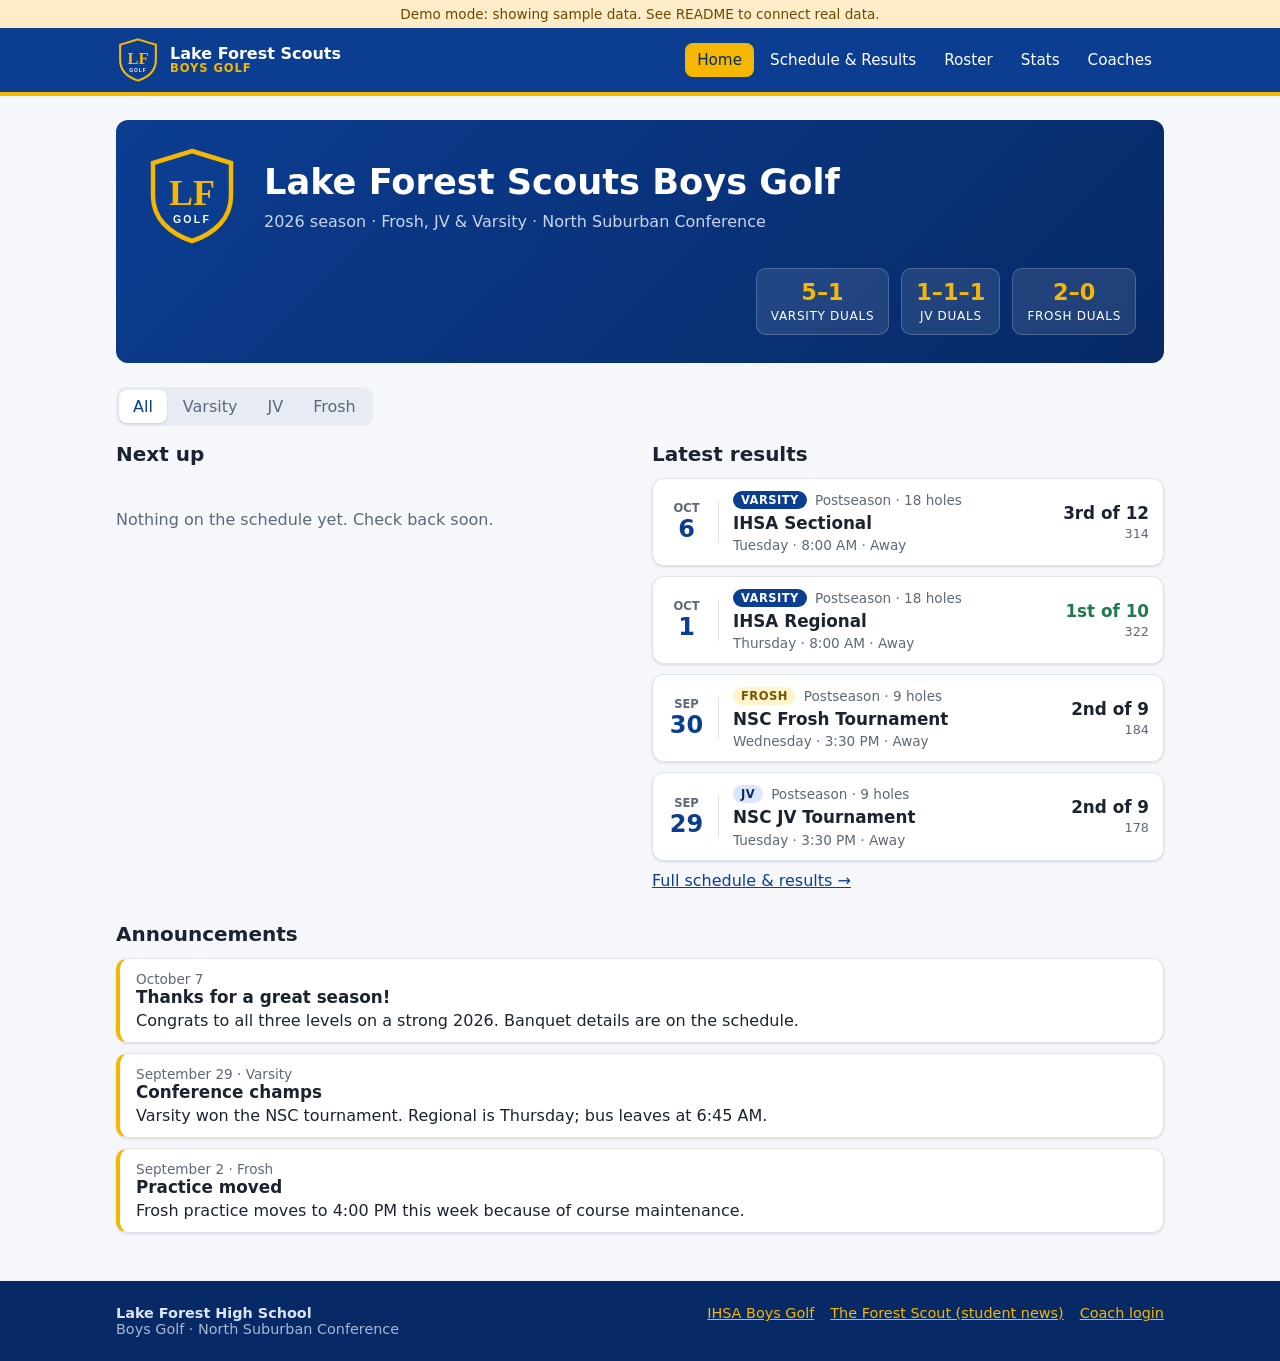
<file: index.html>
<!doctype html>
<html lang="en">
<head>
  <meta charset="utf-8">
  <meta name="viewport" content="width=device-width, initial-scale=1">
  <title>Lake Forest Boys Golf</title>
  <meta name="description" content="Schedule, results, roster, and stats for Lake Forest High School Frosh, JV, and Varsity boys golf.">
  <link rel="icon" href="assets/logo.svg" type="image/svg+xml">
  <link rel="stylesheet" href="css/styles.css">
  <script defer src="js/config.js"></script>
  <script defer src="js/sample-data.js"></script>
  <script defer src="js/store.js"></script>
  <script defer src="js/ui.js"></script>
  <script defer src="js/pages/home.js"></script>
</head>
<body>
  <header id="site-header"></header>
  <main id="app"><p class="loading">Loading…</p></main>
  <footer id="site-footer"></footer>
</body>
</html>
</file>
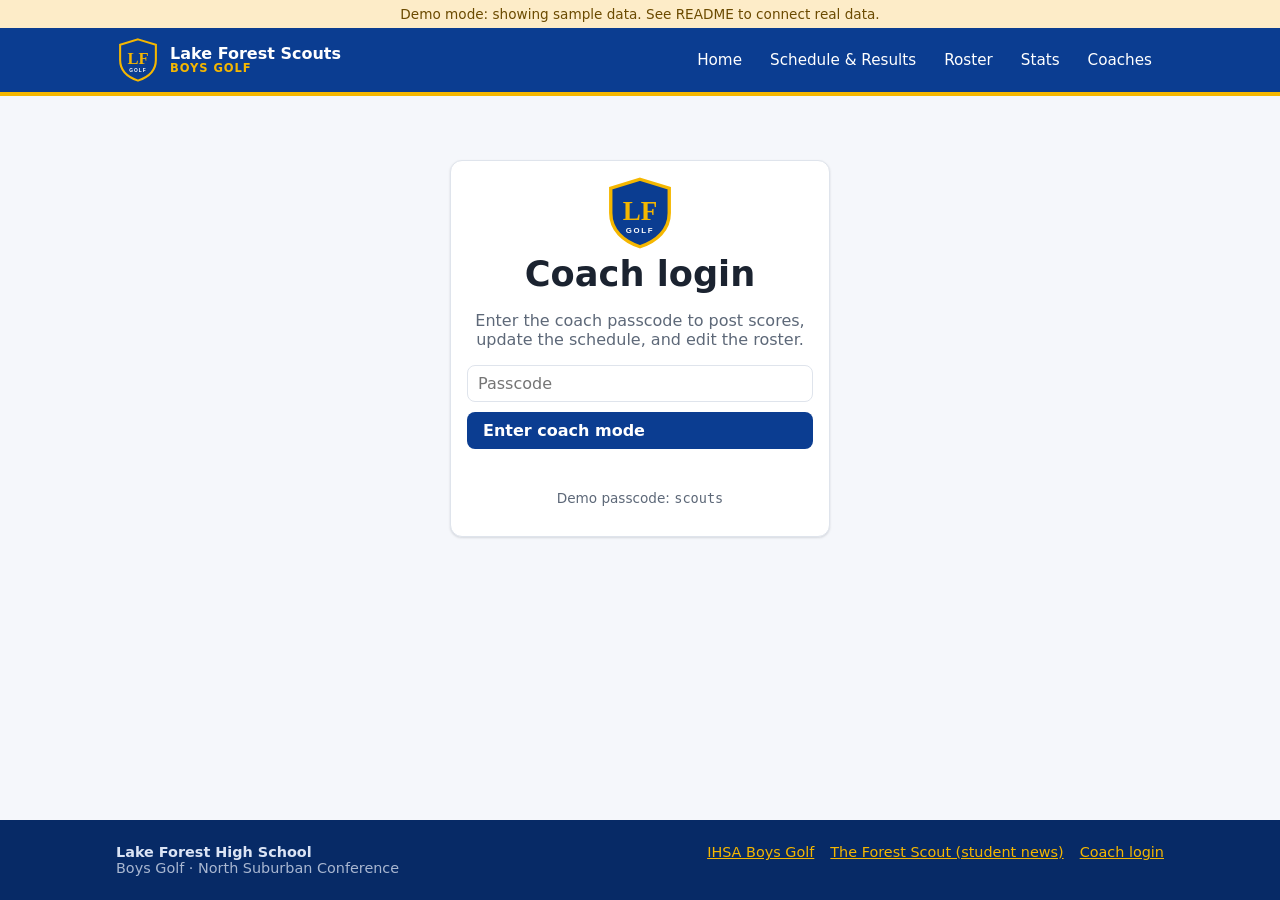
<file: coach.html>
<!doctype html>
<html lang="en">
<head>
  <meta charset="utf-8">
  <meta name="viewport" content="width=device-width, initial-scale=1">
  <title>Coach Dashboard · Lake Forest Boys Golf</title>
  <meta name="robots" content="noindex">
  <meta name="description" content="Schedule, results, roster, and stats for Lake Forest High School Frosh, JV, and Varsity boys golf.">
  <link rel="icon" href="assets/logo.svg" type="image/svg+xml">
  <link rel="stylesheet" href="css/styles.css">
  <script defer src="js/config.js"></script>
  <script defer src="js/sample-data.js"></script>
  <script defer src="js/store.js"></script>
  <script defer src="js/ui.js"></script>
  <script defer src="js/pages/coach.js"></script>
</head>
<body>
  <header id="site-header"></header>
  <main id="app"><p class="loading">Loading…</p></main>
  <footer id="site-footer"></footer>
</body>
</html>
</file>
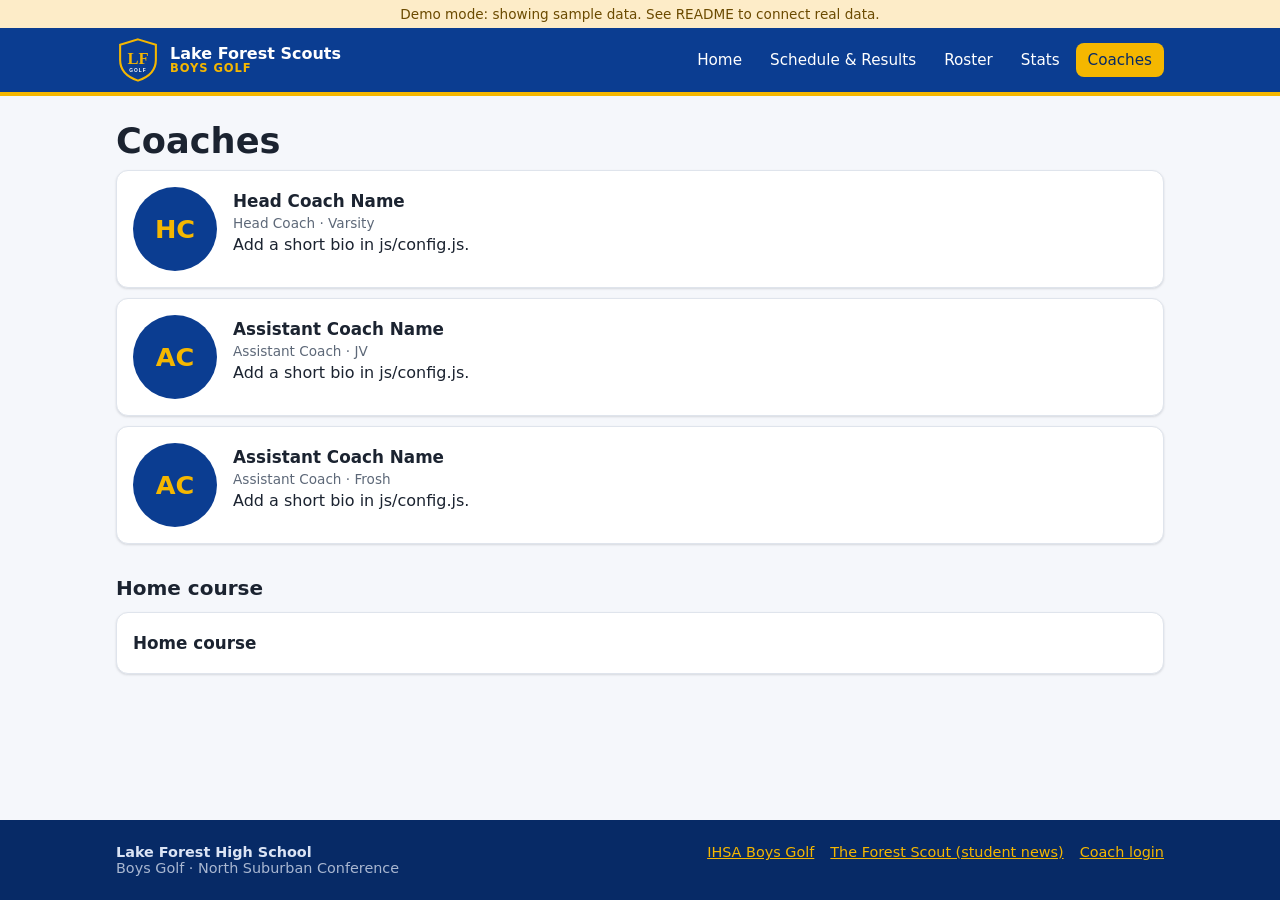
<file: coaches.html>
<!doctype html>
<html lang="en">
<head>
  <meta charset="utf-8">
  <meta name="viewport" content="width=device-width, initial-scale=1">
  <title>Coaches · Lake Forest Boys Golf</title>
  <meta name="description" content="Schedule, results, roster, and stats for Lake Forest High School Frosh, JV, and Varsity boys golf.">
  <link rel="icon" href="assets/logo.svg" type="image/svg+xml">
  <link rel="stylesheet" href="css/styles.css">
  <script defer src="js/config.js"></script>
  <script defer src="js/sample-data.js"></script>
  <script defer src="js/store.js"></script>
  <script defer src="js/ui.js"></script>
  <script defer src="js/pages/coaches.js"></script>
</head>
<body>
  <header id="site-header"></header>
  <main id="app"><p class="loading">Loading…</p></main>
  <footer id="site-footer"></footer>
</body>
</html>
</file>
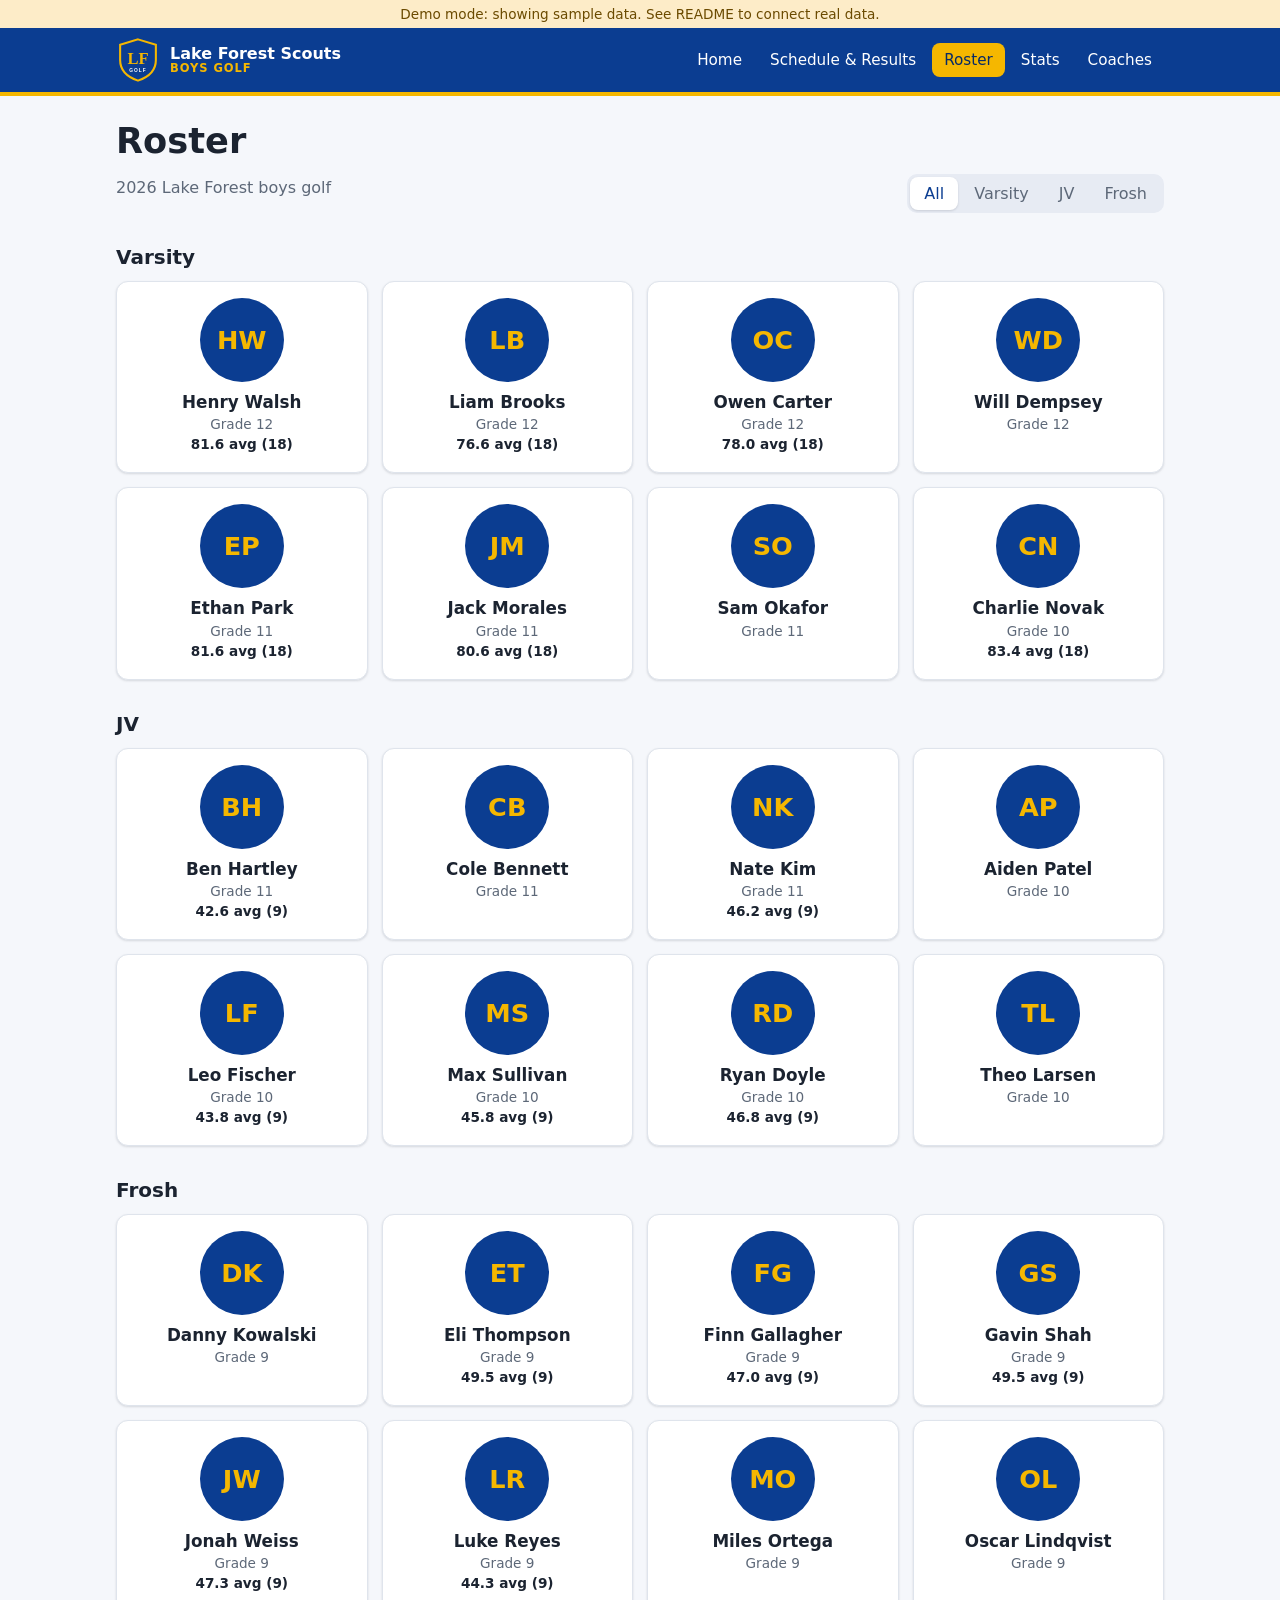
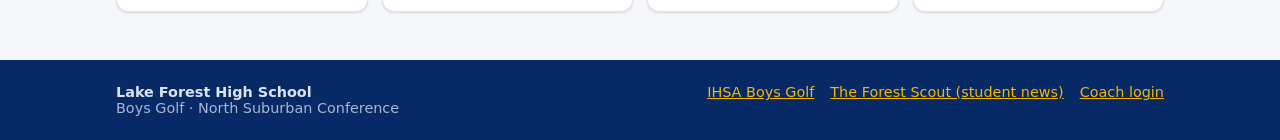
<file: roster.html>
<!doctype html>
<html lang="en">
<head>
  <meta charset="utf-8">
  <meta name="viewport" content="width=device-width, initial-scale=1">
  <title>Roster · Lake Forest Boys Golf</title>
  <meta name="description" content="Schedule, results, roster, and stats for Lake Forest High School Frosh, JV, and Varsity boys golf.">
  <link rel="icon" href="assets/logo.svg" type="image/svg+xml">
  <link rel="stylesheet" href="css/styles.css">
  <script defer src="js/config.js"></script>
  <script defer src="js/sample-data.js"></script>
  <script defer src="js/store.js"></script>
  <script defer src="js/ui.js"></script>
  <script defer src="js/pages/roster.js"></script>
</head>
<body>
  <header id="site-header"></header>
  <main id="app"><p class="loading">Loading…</p></main>
  <footer id="site-footer"></footer>
</body>
</html>
</file>
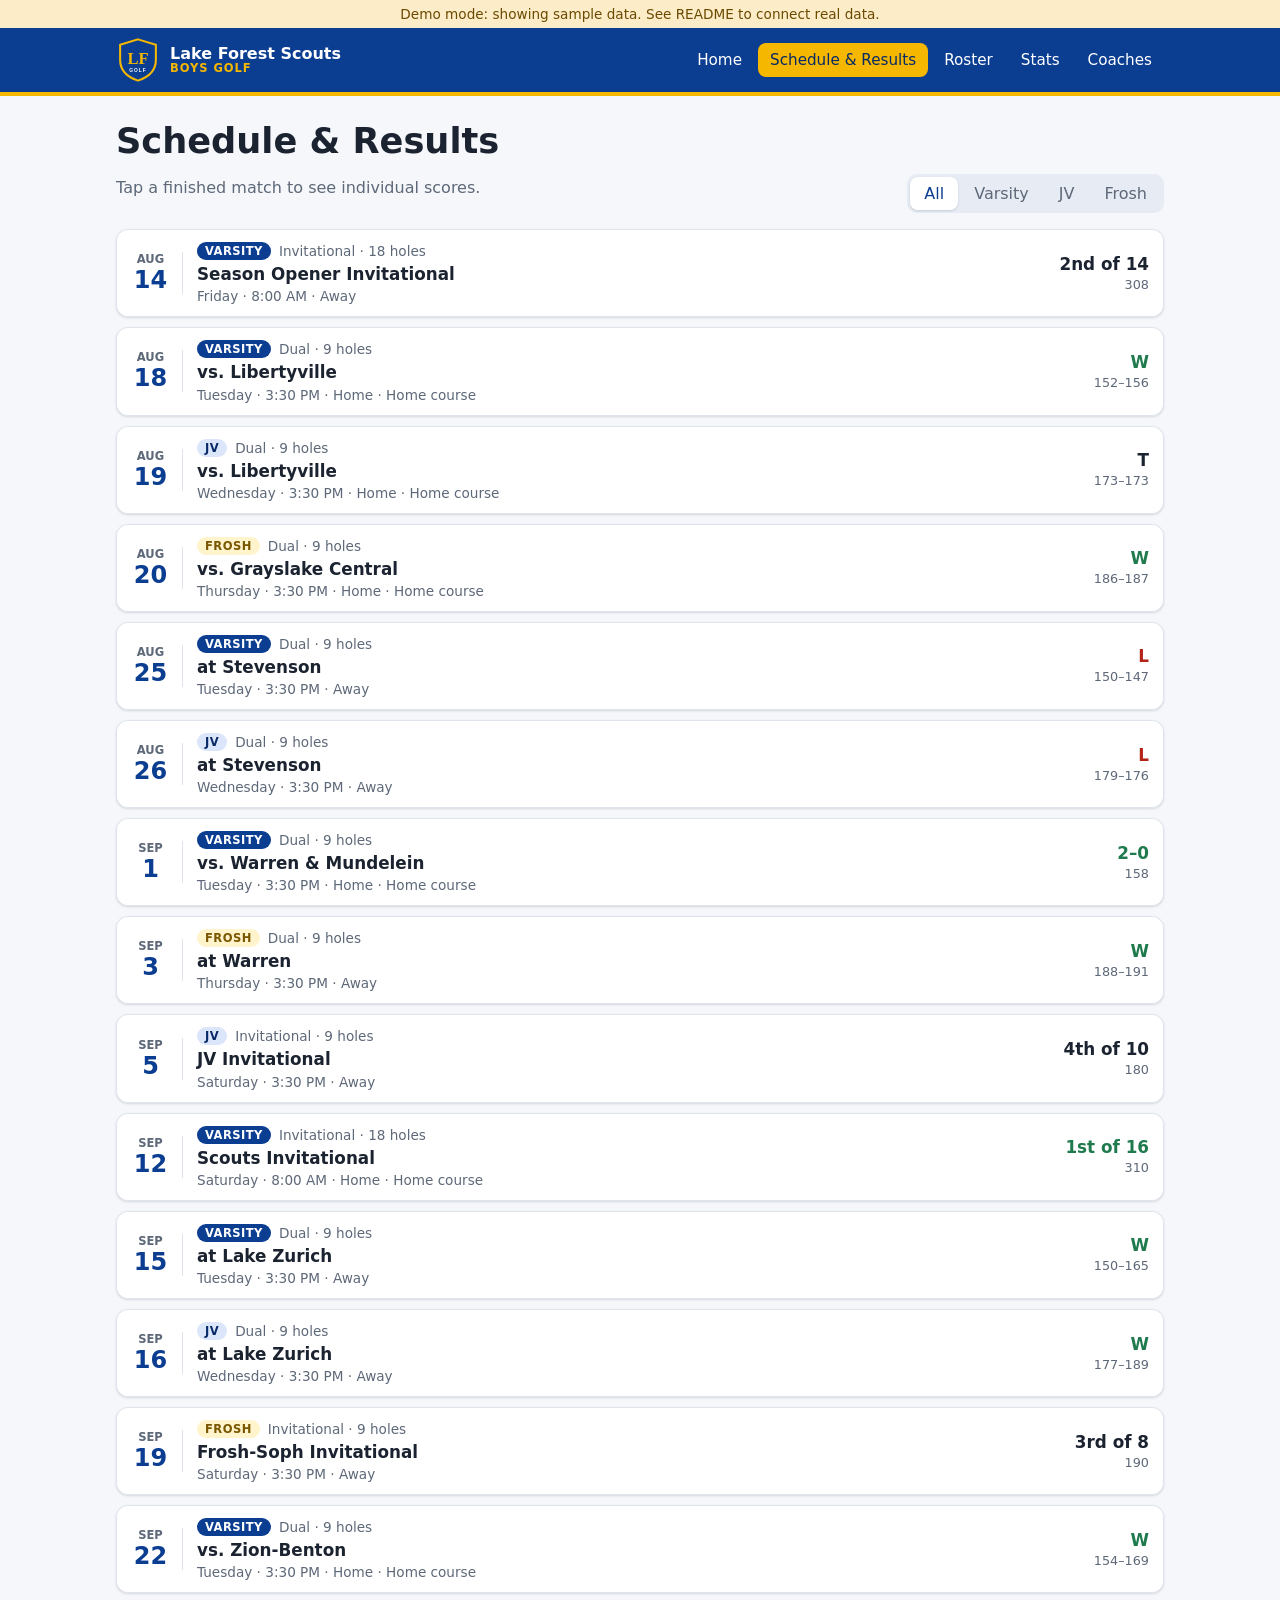
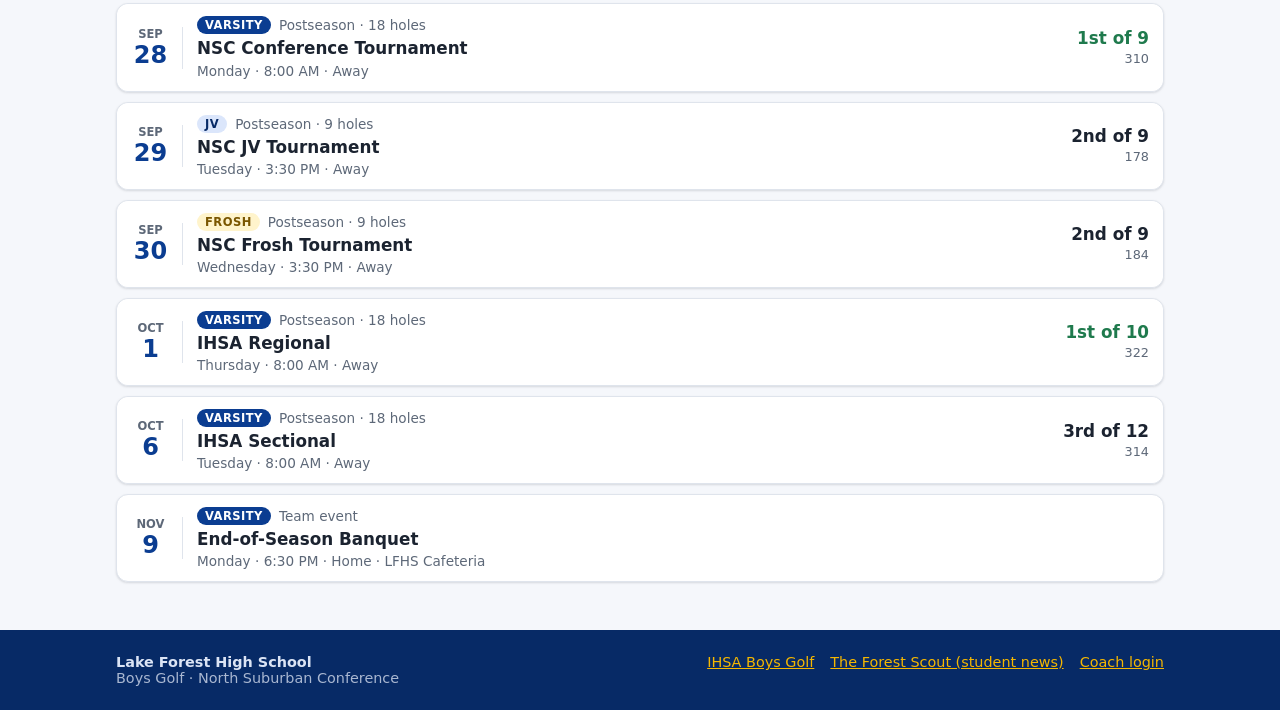
<file: schedule.html>
<!doctype html>
<html lang="en">
<head>
  <meta charset="utf-8">
  <meta name="viewport" content="width=device-width, initial-scale=1">
  <title>Schedule & Results · Lake Forest Boys Golf</title>
  <meta name="description" content="Schedule, results, roster, and stats for Lake Forest High School Frosh, JV, and Varsity boys golf.">
  <link rel="icon" href="assets/logo.svg" type="image/svg+xml">
  <link rel="stylesheet" href="css/styles.css">
  <script defer src="js/config.js"></script>
  <script defer src="js/sample-data.js"></script>
  <script defer src="js/store.js"></script>
  <script defer src="js/ui.js"></script>
  <script defer src="js/pages/schedule.js"></script>
</head>
<body>
  <header id="site-header"></header>
  <main id="app"><p class="loading">Loading…</p></main>
  <footer id="site-footer"></footer>
</body>
</html>
</file>
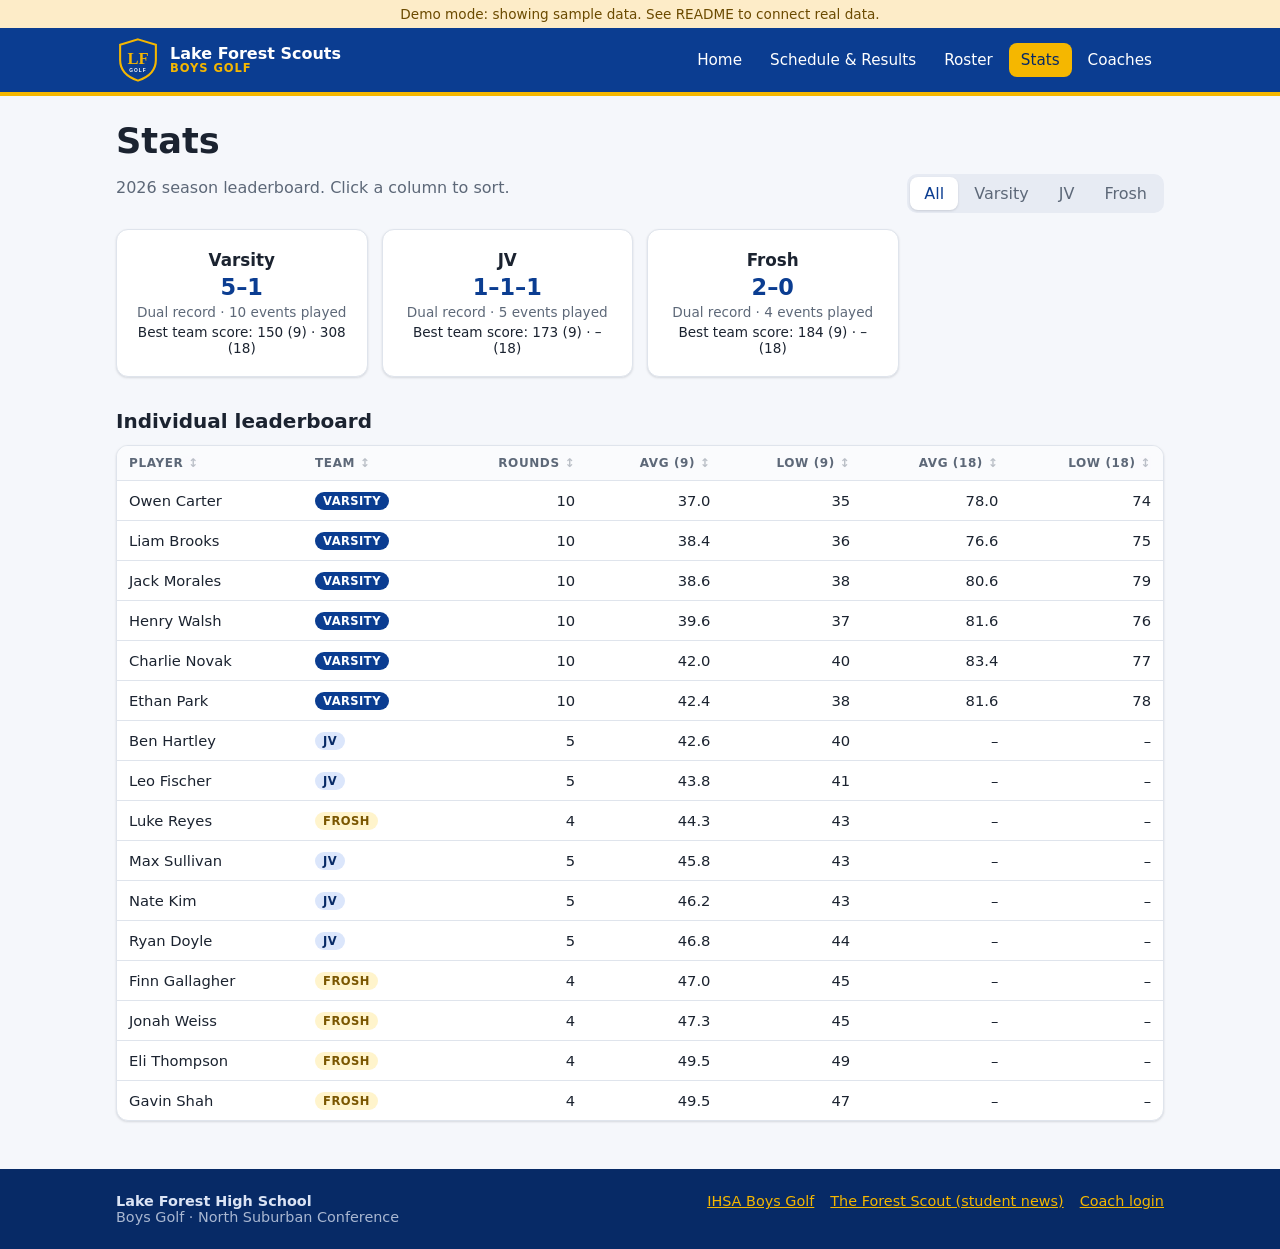
<file: stats.html>
<!doctype html>
<html lang="en">
<head>
  <meta charset="utf-8">
  <meta name="viewport" content="width=device-width, initial-scale=1">
  <title>Stats · Lake Forest Boys Golf</title>
  <meta name="description" content="Schedule, results, roster, and stats for Lake Forest High School Frosh, JV, and Varsity boys golf.">
  <link rel="icon" href="assets/logo.svg" type="image/svg+xml">
  <link rel="stylesheet" href="css/styles.css">
  <script defer src="js/config.js"></script>
  <script defer src="js/sample-data.js"></script>
  <script defer src="js/store.js"></script>
  <script defer src="js/ui.js"></script>
  <script defer src="js/pages/stats.js"></script>
</head>
<body>
  <header id="site-header"></header>
  <main id="app"><p class="loading">Loading…</p></main>
  <footer id="site-footer"></footer>
</body>
</html>
</file>
<file: css/styles.css>
:root {
  --blue: #0b3d91;
  --blue-dark: #072a66;
  --gold: #f5b700;
  --gold-soft: #fff4cc;
  --green: #1f7a4d;
  --red: #b42318;
  --ink: #1b2330;
  --muted: #5d6878;
  --line: #dfe4ec;
  --bg: #f5f7fb;
  --card: #fff;
  --radius: 12px;
  --shadow: 0 1px 2px rgb(16 24 40 / 6%), 0 1px 3px rgb(16 24 40 / 8%);
  font-family: system-ui, -apple-system, "Segoe UI", Roboto, sans-serif;
  color: var(--ink);
  background: var(--bg);
}

* { box-sizing: border-box; }
body { margin: 0; min-height: 100vh; display: flex; flex-direction: column; background: var(--bg); }
main { flex: 1; width: 100%; max-width: 1080px; margin: 0 auto; padding: 24px 16px 48px; }
a { color: var(--blue); }
h1, h2, h3 { line-height: 1.2; }
h1 { font-size: clamp(1.6rem, 4vw, 2.2rem); margin: 0 0 8px; }
h2 { font-size: 1.25rem; margin: 32px 0 12px; }
h3 { font-size: 1.05rem; margin: 4px 0; }
.muted { color: var(--muted); }
.small { font-size: .85rem; }
.loading, .empty { color: var(--muted); padding: 16px 0; }

/* ---- header ---- */
#site-header { background: var(--blue); color: #fff; border-bottom: 4px solid var(--gold); }
.header-inner { max-width: 1080px; margin: 0 auto; padding: 10px 16px; display: flex; align-items: center; gap: 16px; flex-wrap: wrap; }
.brand { display: flex; align-items: center; gap: 10px; color: #fff; text-decoration: none; margin-right: auto; }
.brand span { display: flex; flex-direction: column; line-height: 1.1; }
.brand small { color: var(--gold); font-weight: 600; letter-spacing: .08em; text-transform: uppercase; font-size: .72rem; }
#site-nav { display: flex; gap: 4px; flex-wrap: wrap; }
#site-nav a { color: #fff; text-decoration: none; padding: 8px 12px; border-radius: 8px; font-weight: 500; font-size: .95rem; }
#site-nav a:hover { background: rgb(255 255 255 / 12%); }
#site-nav a[aria-current="page"] { background: var(--gold); color: var(--blue-dark); }
.nav-toggle { display: none; }

@media (max-width: 760px) {
  .nav-toggle { display: block; background: transparent; color: #fff; border: 1px solid rgb(255 255 255 / 40%); border-radius: 8px; padding: 6px 12px; font: inherit; }
  #site-nav { display: none; width: 100%; flex-direction: column; }
  .nav-open #site-nav { display: flex; }
}

.banner { font-size: .85rem; padding: 6px 16px; text-align: center; }
.banner-demo { background: #fdecc8; color: #6b4a00; }
.banner-coach { background: var(--gold); color: var(--blue-dark); font-weight: 600; display: flex; gap: 16px; justify-content: center; align-items: center; }
.banner-coach a { color: var(--blue-dark); }
.banner-coach button { background: var(--blue-dark); color: #fff; border: 0; border-radius: 6px; padding: 3px 10px; font: inherit; cursor: pointer; }

/* ---- footer ---- */
#site-footer { background: var(--blue-dark); color: #dbe4f5; }
.footer-inner { max-width: 1080px; margin: 0 auto; padding: 24px 16px; display: flex; flex-wrap: wrap; gap: 16px; justify-content: space-between; font-size: .9rem; }
#site-footer .muted { color: #a9b7d1; }
.footer-links { display: flex; flex-wrap: wrap; gap: 16px; }
.footer-links a { color: var(--gold); }

/* ---- hero ---- */
.hero { background: linear-gradient(135deg, var(--blue), var(--blue-dark)); color: #fff; border-radius: var(--radius); padding: 28px; display: flex; gap: 24px; align-items: center; flex-wrap: wrap; }
.hero img { width: 96px; height: 96px; }
.hero p { margin: 0; color: #c9d5ee; }
.hero .records { display: flex; gap: 12px; flex-wrap: wrap; margin-left: auto; }
.record-chip { background: rgb(255 255 255 / 10%); border: 1px solid rgb(255 255 255 / 20%); border-radius: 10px; padding: 10px 14px; text-align: center; min-width: 92px; }
.record-chip strong { display: block; font-size: 1.4rem; color: var(--gold); }
.record-chip span { font-size: .75rem; text-transform: uppercase; letter-spacing: .06em; }

/* ---- layout ---- */
.grid-2 { display: grid; grid-template-columns: 1fr 1fr; gap: 24px; }
@media (max-width: 760px) { .grid-2 { grid-template-columns: 1fr; } }
.stack { display: flex; flex-direction: column; gap: 10px; }
.page-head { display: flex; justify-content: space-between; align-items: end; flex-wrap: wrap; gap: 12px; margin-bottom: 16px; }
.card { background: var(--card); border: 1px solid var(--line); border-radius: var(--radius); padding: 16px; box-shadow: var(--shadow); }

/* ---- tabs ---- */
.tabs { display: inline-flex; background: #e7ebf3; border-radius: 10px; padding: 3px; gap: 2px; flex-wrap: wrap; }
.tabs button { border: 0; background: transparent; padding: 7px 14px; border-radius: 8px; font: inherit; font-weight: 500; color: var(--muted); cursor: pointer; }
.tabs button[aria-selected="true"] { background: #fff; color: var(--blue); box-shadow: var(--shadow); }

/* ---- pills ---- */
.pill { display: inline-block; font-size: .72rem; font-weight: 700; padding: 2px 8px; border-radius: 999px; text-transform: uppercase; letter-spacing: .04em; }
.pill-varsity { background: var(--blue); color: #fff; }
.pill-jv { background: #dbe6fb; color: var(--blue-dark); }
.pill-frosh { background: var(--gold-soft); color: #7a5600; }
.pill-warn { background: #fde2e1; color: var(--red); }

/* ---- match cards ---- */
.match-card { display: flex; gap: 14px; align-items: center; background: var(--card); border: 1px solid var(--line); border-radius: var(--radius); padding: 12px 14px; box-shadow: var(--shadow); }
.match-date { flex: none; width: 52px; text-align: center; border-right: 1px solid var(--line); padding-right: 12px; }
.match-date .mon { display: block; font-size: .72rem; text-transform: uppercase; color: var(--muted); font-weight: 700; }
.match-date .day { display: block; font-size: 1.5rem; font-weight: 700; color: var(--blue); }
.match-body { flex: 1; min-width: 0; }
.match-body p { margin: 2px 0 0; }
.match-top { display: flex; gap: 8px; align-items: center; flex-wrap: wrap; }
.match-result { flex: none; text-align: right; min-width: 64px; }
.match-result strong { display: block; font-size: 1.05rem; }
.match-result span { font-size: .8rem; color: var(--muted); }
.result-win strong { color: var(--green); }
.result-loss strong { color: var(--red); }
.coach-link { display: none; font-size: .85rem; font-weight: 600; margin-top: 4px; }
.coach-mode .coach-link { display: inline-block; }

/* ---- tables ---- */
.table-wrap { overflow-x: auto; background: var(--card); border: 1px solid var(--line); border-radius: var(--radius); box-shadow: var(--shadow); }
table { width: 100%; border-collapse: collapse; font-size: .92rem; }
th, td { padding: 10px 12px; text-align: left; border-bottom: 1px solid var(--line); white-space: nowrap; }
th { font-size: .75rem; text-transform: uppercase; letter-spacing: .05em; color: var(--muted); background: #fafbfd; }
th button { all: unset; cursor: pointer; }
th button::after { content: " ↕"; opacity: .4; }
tr:last-child td { border-bottom: 0; }
td.num, th.num { text-align: right; font-variant-numeric: tabular-nums; }

/* ---- schedule details ---- */
details.match { background: var(--card); border: 1px solid var(--line); border-radius: var(--radius); box-shadow: var(--shadow); }
details.match > summary { list-style: none; cursor: pointer; }
details.match > summary::-webkit-details-marker { display: none; }
details.match > summary .match-card { border: 0; box-shadow: none; }
details.match[open] > summary .match-card { border-bottom: 1px solid var(--line); border-radius: var(--radius) var(--radius) 0 0; }
.match-detail { padding: 12px 16px 16px; overflow-x: auto; }
.match-detail table { font-size: .88rem; }
.not-counted { color: var(--muted); }
.recap { white-space: pre-line; }

/* ---- roster / coaches ---- */
.people { display: grid; grid-template-columns: repeat(auto-fill, minmax(200px, 1fr)); gap: 14px; }
.person { background: var(--card); border: 1px solid var(--line); border-radius: var(--radius); padding: 16px; box-shadow: var(--shadow); text-align: center; }
.avatar { width: 84px; height: 84px; border-radius: 50%; margin: 0 auto 10px; background: var(--blue); color: var(--gold); display: grid; place-items: center; font-weight: 700; font-size: 1.6rem; object-fit: cover; }
.person p { margin: 4px 0; }
.coach-card { text-align: left; display: flex; gap: 16px; align-items: flex-start; }
.coach-card .avatar { margin: 0; flex: none; }

/* ---- announcements ---- */
.announcement { background: var(--card); border: 1px solid var(--line); border-left: 4px solid var(--gold); border-radius: var(--radius); padding: 12px 16px; box-shadow: var(--shadow); }
.announcement h3 { margin: 0 0 4px; }
.announcement p { margin: 4px 0 0; }

/* ---- forms (coach) ---- */
.form-grid { display: grid; grid-template-columns: repeat(auto-fill, minmax(180px, 1fr)); gap: 12px; }
label { display: flex; flex-direction: column; gap: 4px; font-size: .85rem; font-weight: 600; color: var(--muted); }
input, select, textarea { font: inherit; padding: 8px 10px; border: 1px solid var(--line); border-radius: 8px; background: #fff; color: var(--ink); }
input:focus, select:focus, textarea:focus { outline: 2px solid var(--gold); border-color: var(--blue); }
textarea { min-height: 80px; resize: vertical; }
.span-all { grid-column: 1 / -1; }
.btn { display: inline-flex; align-items: center; gap: 6px; border: 0; border-radius: 8px; padding: 9px 16px; font: inherit; font-weight: 600; cursor: pointer; background: var(--blue); color: #fff; text-decoration: none; }
.btn:hover { background: var(--blue-dark); }
.btn-gold { background: var(--gold); color: var(--blue-dark); }
.btn-gold:hover { background: #e0a800; }
.btn-ghost { background: transparent; color: var(--blue); border: 1px solid var(--line); }
.btn-ghost:hover { background: #eef2f9; }
.btn-danger { background: transparent; color: var(--red); border: 1px solid #f3c4c0; }
.btn-danger:hover { background: #fdecea; }
.btn-row { display: flex; gap: 8px; flex-wrap: wrap; margin-top: 16px; }
.score-grid { display: grid; grid-template-columns: repeat(auto-fill, minmax(220px, 1fr)); gap: 8px; }
.score-grid label { flex-direction: row; align-items: center; justify-content: space-between; font-weight: 500; color: var(--ink); background: #fafbfd; border: 1px solid var(--line); border-radius: 8px; padding: 6px 6px 6px 10px; }
.score-grid input { width: 70px; text-align: center; }
.login { max-width: 380px; margin: 40px auto; text-align: center; }
.login img { width: 72px; }
.login form { display: flex; flex-direction: column; gap: 10px; margin-top: 16px; }
.error { color: var(--red); font-size: .9rem; min-height: 1.2em; margin: 0; }
.toast { position: fixed; bottom: 20px; left: 50%; transform: translateX(-50%); background: var(--ink); color: #fff; padding: 10px 18px; border-radius: 8px; box-shadow: var(--shadow); z-index: 10; }
fieldset { border: 1px solid var(--line); border-radius: var(--radius); padding: 12px 16px 16px; margin: 16px 0 0; }
legend { font-weight: 700; padding: 0 6px; }
</file>
